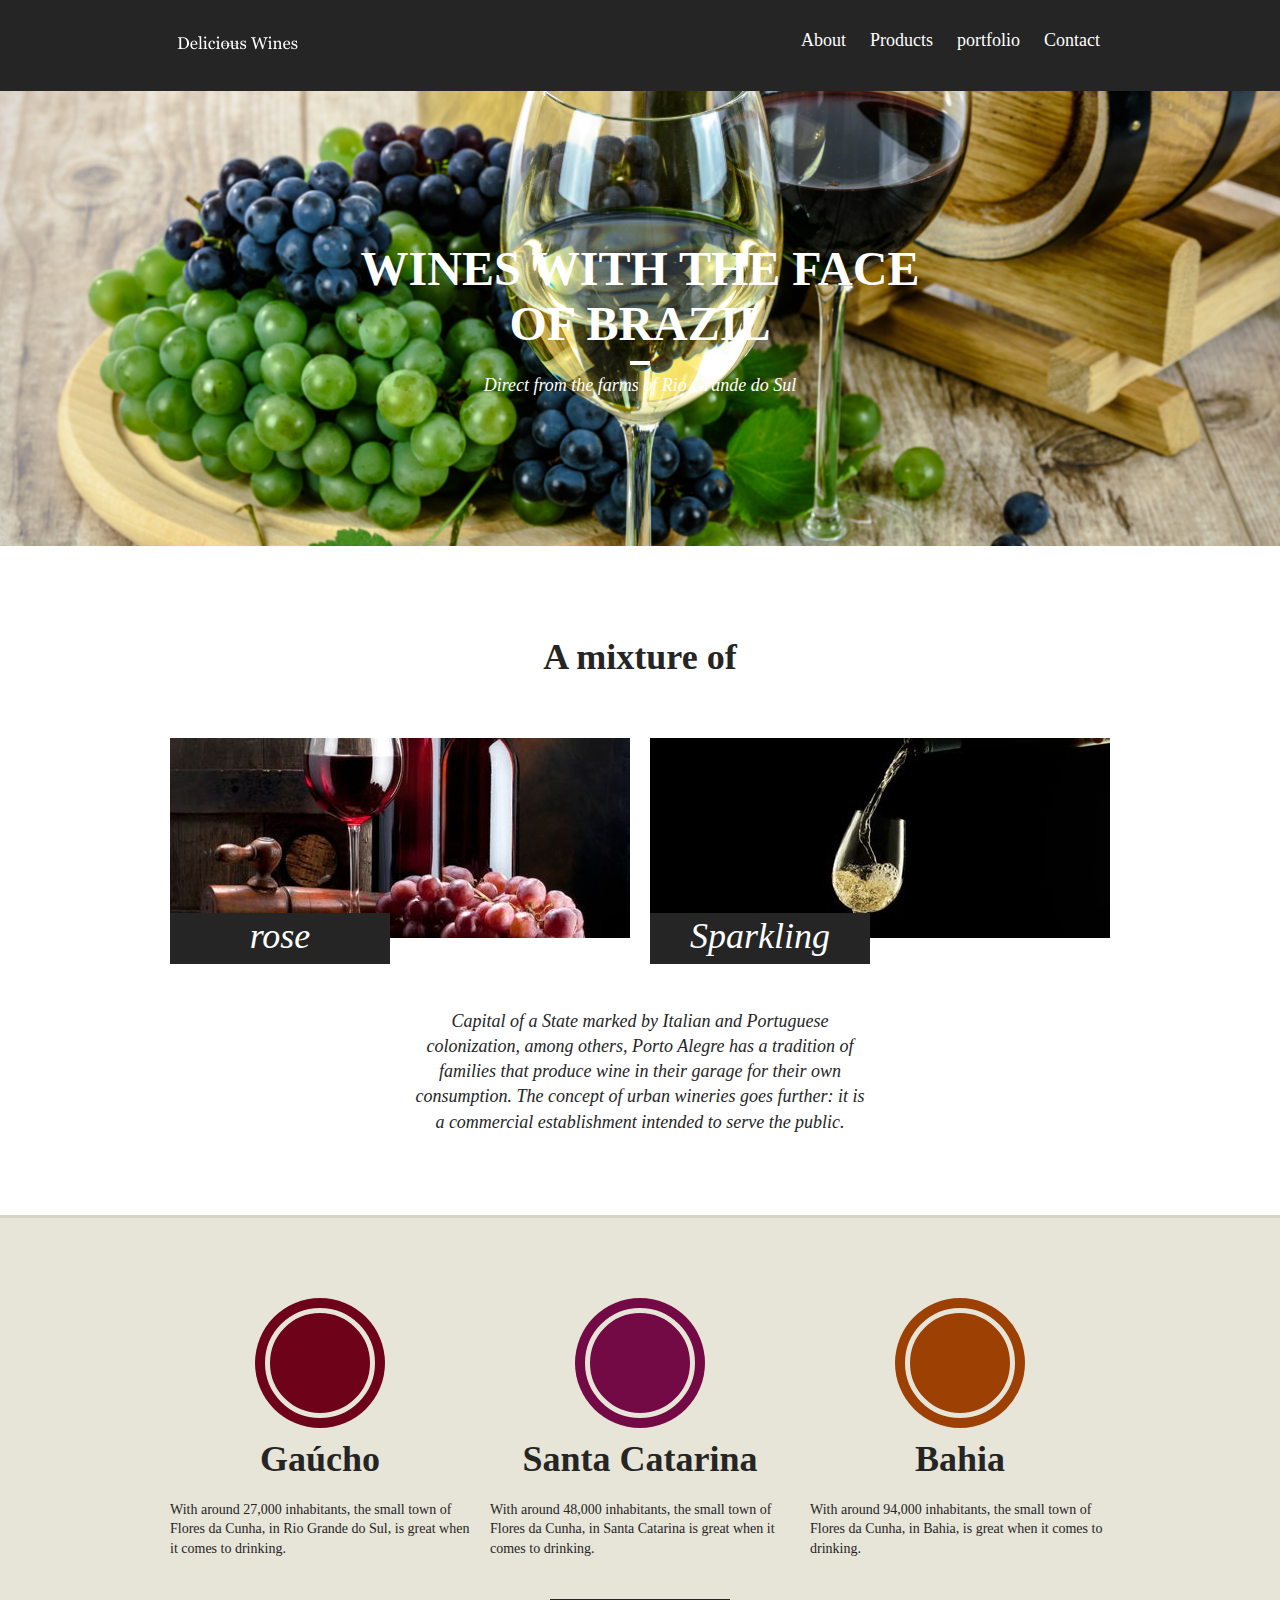
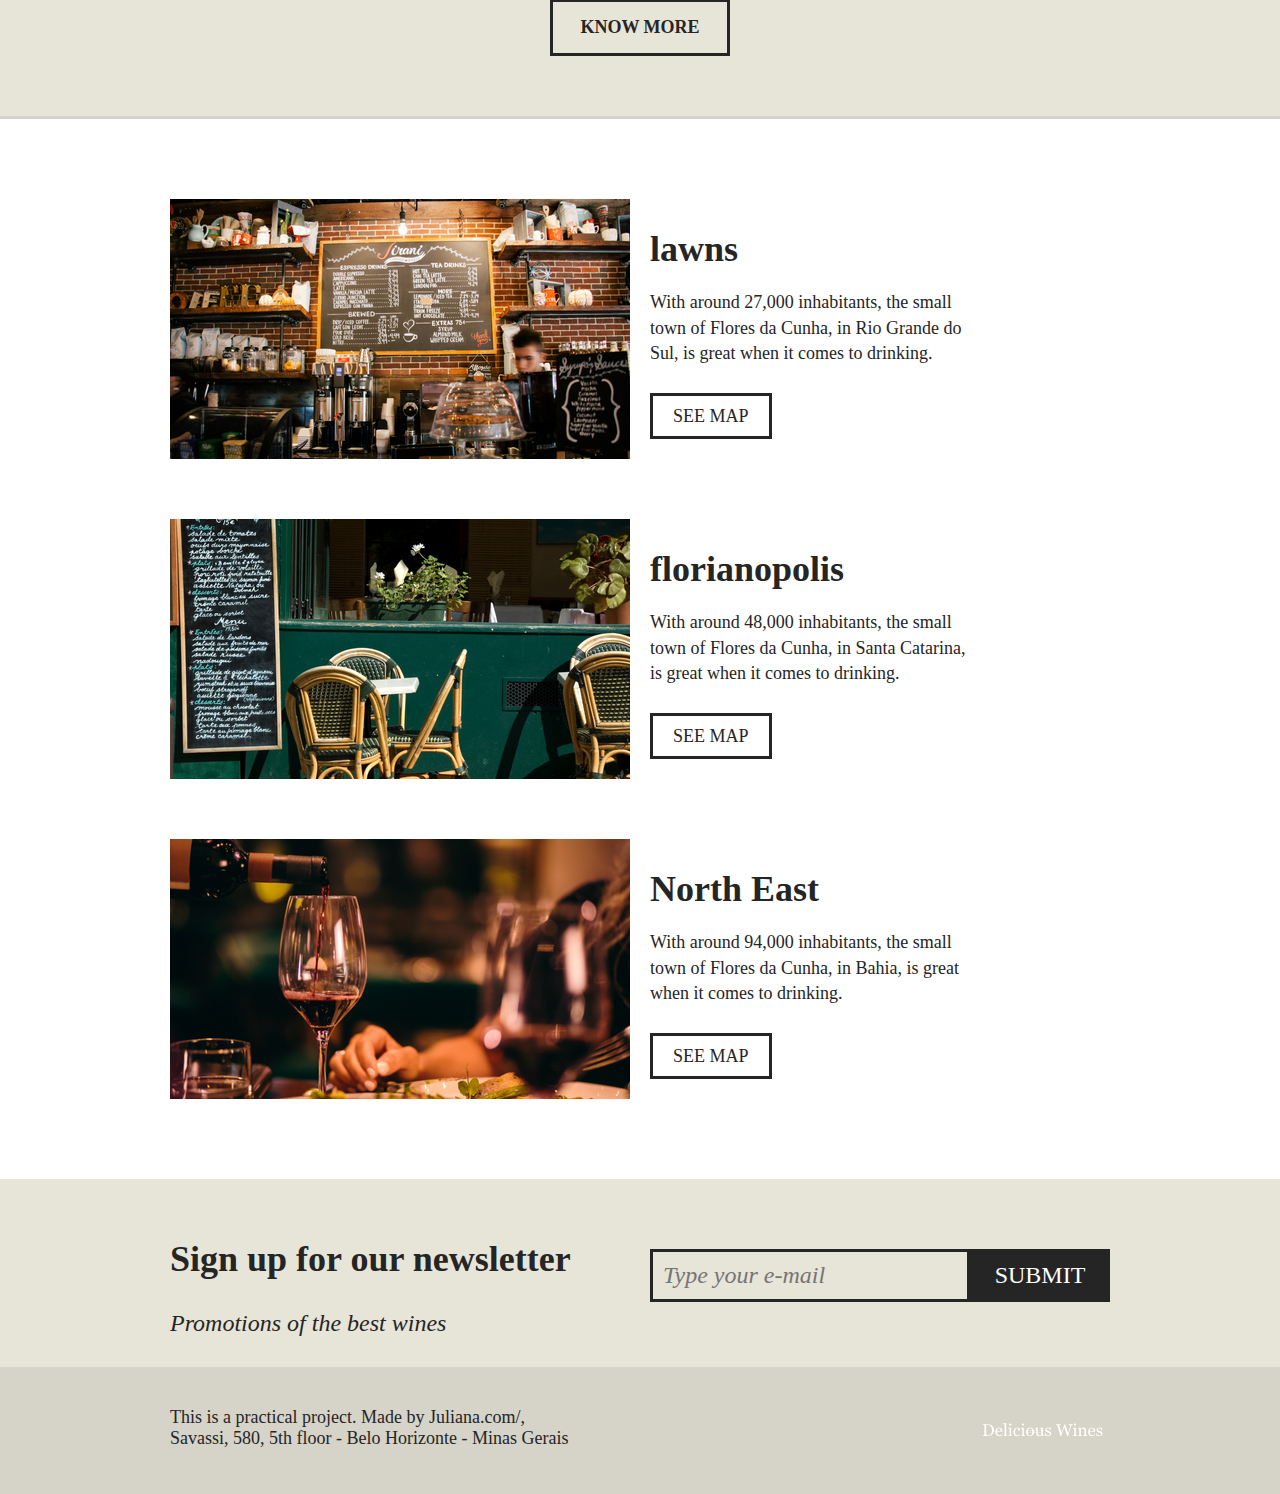
<file: index.html>
<!DOCTYPE html>
<html lang="en">

<head>
  <meta charset="UTF-8">
  <meta http-equiv="X-UA-Compatible" content="IE=edge">
  <meta name="viewport" content="width=device-width, initial-scale=1.0, shrink-to-fit=no">
  <link rel="stylesheet" href="./css/style.css">
  <title>Delicious Wines</title>
</head>

<body>
  <!-------------------------------------------------start header------------------------------------>
  <header class="menu">
    <div class="menu-container">
      <a class="menu-logo" href="#"><img src="./assets/img/delicious1.png" alt="DELICIOUS WINES"></a>
      <nav class="menu-nav">
        <ul>
          <li><a href="">About</a></li>
          <li><a href="">Products</a></li>
          <li><a href="">portfolio</a></li>
          <li><a href="">Contact</a></li>
        </ul>
      </nav>
    </div>
  </header>
  <!------------------------------------------------End Header---------------------------------------->

  <!-------------------------------------------------main start--------------------------------------->
  <main class="intro">
    <h1>Wines with the face <br /> of Brazil</h1>
    <p>Direct from the farms of Rio Grande do Sul</p>
  </main>
  <!--------------------------------------------------End main---------------------------------------->

  <!--------------------------------------------------start section------------------------------------>
  <section class="about">
    <h2>A mixture of</h2>
    <div class="about-container">
      <div class="about-item">
        <img src="./assets/img/wines-photos1.jpg" alt="rose">
        <h3>rose</h3>
      </div>
      <div class="about-item">
        <img src="./assets/img/wines-photos2.jpg" alt="Sparkling">
        <h3>Sparkling</h3>
      </div>
    </div>
    <p>Capital of a State marked by Italian and Portuguese colonization, among others, Porto Alegre has a tradition of families that produce wine in their garage for their own consumption. The concept of urban wineries goes further: it is a commercial establishment intended to serve the public.</p>
  </section>

  <section class="products">
    <div class="products-container">
      <div class="products-item">
        <h2 class="products-gaucho">Gaúcho</h2>
        <p>With around 27,000 inhabitants, the small town of Flores da Cunha, in Rio Grande do Sul, is great when it comes to drinking.</p>
      </div>
      <div class="products-item">
        <h2 class="products-santa">Santa Catarina</h2>
        <p>With around 48,000 inhabitants, the small town of Flores da Cunha, in Santa Catarina is great when it comes to drinking.</p>
      </div>
      <div class="products-item">
        <h2 class="products-bahia">Bahia</h2>
        <p>With around 94,000 inhabitants, the small town of Flores da Cunha, in Bahia, is great when it comes to drinking.</p>
      </div>
    </div>
    <a class="products-btn" href="#">know more</a>
  </section>

  <section class="locations">
    <div class="item-locations">
      <img src="./assets/img/Restaurants 1.png" alt="DELICIOUS WINES lawn unit">
      <div>
        <h2>lawns</h2>
        <p>With around 27,000 inhabitants, the small town of Flores da Cunha, in Rio Grande do Sul, is great when it comes to drinking.</p>
        <a href="#">see map</a>
      </div>
    </div>

    <div class="item-locations">
      <img src="./assets/img/Restaurants2.png" alt="Unit in Florianópolis DELICIOUS WINES">
      <div>
        <h2>florianopolis</h2>
        <p>With around 48,000 inhabitants, the small town of Flores da Cunha, in Santa Catarina, is great when it comes to drinking.</p>
        <a href="#">see map</a>
      </div>
    </div>

    <div class="item-locations">
      <img src="./assets/img/Restaurants3.png" alt="Unit in the northeast DELICIOUS WINES">
      <div>
        <h2>North East</h2>
        <p>With around 94,000 inhabitants, the small town of Flores da Cunha, in Bahia, is great when it comes to drinking.</p>
        <a href="#">see map</a>
      </div>
    </div>
  </section>

  <section class="sign">
    <div class="sign-container">
      <div class="sign-information">
        <h2>Sign up for our newsletter</h2>
        <p>Promotions of the best wines</p>
      </div>
      <form action="">
        <label for="">E-mail</label>
        <input type="text" placeholder="Type your e-mail">
        <button type="submit">Submit</button>
      </form>
    </div>
  </section>
  <!----------------------------------------------------end section------------------------------------->

  <!------------------------------------------------------start footer----------------------------------->
  <footer class="footer">
    <div class="footer-container">
      <p>This is a practical project. Made by Juliana.com/,<br />Savassi, 580, 5th floor - Belo Horizonte - Minas Gerais</p>
      <img src="./assets/img/delicious1.png" alt="DELICIOUS WINES">
    </div>


  </footer>


</body>

</html>
</file>
<file: css/style.css>
/*==================================================== Reset=============================== */
body, h1 , h3, p, ul {
padding: 0;
margin: 0;
}
/*=====================================================ENDRESET=============================*/

/*=====================================================startbody=============================*/
body {
  font-family: Georgia, serif;
  color: #252525;
}

* {
  box-sizing: border-box;
}
/*======================================================endbody===============================*/

/*=======================================================startmenu=============================*/
.menu {
  background: #252525;
  padding: 20px 0;
}

.menu-container {
  max-width: 960px;
  margin: 0 auto;
}

.menu-container::after, .menu-container::before {
  content: '';
  display: table;
  clear: both;
}

a.menu-logo {
  display:block;
  float: left;
  margin-left: 10px;
}

.menu-nav {
  float: right;
  margin-right: 10px;
}

.menu-nav li {
  display: inline-block;
}
.menu-nav a {
  display: block;
  padding: 10px;
  text-decoration: none;
  color: #ffffff;
  font-size: 1.125em;
}

@media only screen and (max-width:739px) {
  .menu {
    text-align: center;
  }
  a.menu-logo {
    float: none;
    margin: 0 auto;
  }
  .menu-nav {
    float: none;
    clear: both;
  }
}
/*=================================================endmenu===========================================*/

/*=================================================startintro=========================================*/
.intro {
  background: url('../assets/img/wines.png') no-repeat center center;
  background-size: cover;
  padding: 150px 0;
  text-align: center;
  color: #ffffff;
}

.intro h1 {
  text-transform: uppercase;
  font-size: 3em;
}

.intro h1::after {
  content: '';
  display: block;
  width: 20px;
  height: 4px;
  background: #ffffff;
  margin: 10px auto;
}

.intro p {
  font-style: italic;
  font-size: 1.125em;
}

@media only screen and (max-width:739px) {
  .intro {
    padding: 60px 0;
  }
}
/*=====================================================startabout=======================================*/
.about {
  padding: 60px 0;
}

.about-container {
  max-width: 960px;
  margin: 0 auto;
}

.about-container::after, .about-container::before {
  content: '';
  display: table;
  clear: both;
}

.about h2{
  text-align: center;
  font-size: 2.25em;
  margin-bottom: 60px;
}

.about-item {
  width: 460px;
  float: left;
  margin: 0 10px;
}

.about-item img {
  display: block;
  max-width: 100%;
}

.about-item h3 {
  font-size: 2.25em;
  line-height: 1em;
  background: #252525;
  width: 220px;
  color: #ffffff;
  font-style: italic;
  font-weight: normal;
  text-align: center;
  padding: 5px 0 10px 0;
  top: -25px;
  position: relative;
}

.about > p {
  font-size: 1.125em;
  line-height: 1.4em;
  font-style: italic;
  text-align: center;
  margin: 20px auto;
  max-width: 460px;
}

@media only screen and (min-width:740px) and (max-width: 980px) {
  .about-container {
    max-width: 720px;
  } 
  .about-item {
    width: 340px;
  }
}

@media(max-width: 739px) {
  .about-container {
    max-width: 300px;
  }
  .about-item {
    width: 300px;
    margin: 0 auto;
  }
}

/*====================================================endabout==============================================*/

/*====================================================startproducts===========================================*/
.products {
  background: #e7e4d8;
  padding: 60px 0;
  border-top: 3px solid #d6d3c8;
  border-bottom: 3px solid #d6d3c8;

}

.products-container {
  max-width: 960px;
  margin: 0 auto;
}

.products-container::before, .products-container::after {
  content: '';
  display: table;
  clear: both;
}

.products-item {
  width: 300px;
  float: left;
  margin: 0 10px 20px 10px;
}

.products-item h2 {
  text-align: center;
  font-size: 2.25em;
  margin-bottom: 20px;
}

.products-item h2::before {
  content: '';
  display: block;
  width: 100px;
  height: 100px;
  background: currentColor;
  border-radius: 50%;
  margin: 20px auto;
  border: 5px solid #e7e4d8;
  box-shadow: 0 0 0 10px currentColor;
}

h2.products-gaucho::before {
  color: #6e0219;
}

h2.products-santa::before {
  color: #730945;
}

h2.products-bahia::before {
  color: #9c4003;
}

.products-item p {
  font-size: 0.875em;
  line-height: 1.4em;
}

.products-btn {
  width: 180px;
  border: 3px solid;
  color: #252525;
  text-decoration: none;
  display: block;
  font-size: 1.125em;
  font-weight: bold;
  text-transform: uppercase;
  text-align: center;
  padding: 15px 0;
  margin:20px auto 0 auto;
}

@media only screen and (min-width:740px) and (max-width: 980px) {
  .products-container {
    max-width: 720px;
  } 
  .products-item {
    width: 220px;
  }
}

@media(max-width: 739px) {
  .products-container {
    max-width: 300px;
  }
  .products-item {
    
    margin: 0 auto 20 auto;
  }
}
/*=======================================================endProducts====================================================*/

/*=======================================================startlocations=================================================*/
.locations {
  max-width: 960px;
  margin: 0 auto;
  padding: 20px 0;

}

.item-locations {
  clear: both;
  margin: 60px auto;
}

.item-locations::after, .item-locations::before {
  display: table;
  content: '';
  clear: both;
}

.item-locations img {
  width: 460px;
  display: block;
  float: left;
  margin: 0 10px;
}

.item-locations > div {
  width: 460px;
  float: left;
  margin: 0 10px;
}

.item-locations h2 {
  font-size: 2.25em;
  margin-bottom: 20px;
}

.item-locations p {
  font-size: 1.125em;
  line-height: 1.4em;
  max-width: 320px;
  margin-bottom: 40px;
}

.item-locations a {
  font-size: 1.125em;
  text-transform: uppercase;
  text-decoration: none;
  border: 3px solid;
  color: #252525;
  padding: 10px 20px;
}

@media only screen and (min-width:740px) and (max-width: 980px) {
   .locations {
    max-width: 720px;
   }
   .item-locations > div, .item-locations img  {
    width: 340px;
   }
}

@media(max-width: 739px) {
    .locations {
      max-width: 300px;
    }
    .item-locations > div, .item-locations img {
      width: 300px;
      margin: 0px;
    }
}
/*=========================================================endlocation=======================================================================*/

/*=========================================================startofsign=======================================================================*/
.sign {
  background: #e7e4d8;
  padding: 30px 0;
}

.sign-container {
  max-width: 960px;
  margin: 0 auto;
}
.sign-container::after, .sign-container::before {
  content: '';
  display: table;
  clear: both;
}

.sign-information {
  width: 460px;
  margin: 0 10px;
  float: left;
}

.sign-information h2 {
  font-size: 2.25em;
}

.sign-information p {
  font-size: 1.5em;
  font-style: italic;
}

.sign form {
    width: 460px;
    margin: 40px 10px 0 10px;
    float: left;
}

.sign form label {
  display: none;
}

.sign input {
  width: 320px;
  border: 3px solid #252525;
  background: none;
  font-size: 1.5em;
  font-style: italic;
  font-family: Georgia, serif;
  padding: 10px;
  float: left;
}

.sign button {
  background: #252525;
  border: none;
  font-family: Georgia, serif;
  text-transform: uppercase;
  font-size: 1.5em;
  width: 140px;
  padding: 13px 0;
  color: #ffffff;
  cursor: pointer;
}

@media only screen and (min-width:740px) and (max-width: 980px) {
 .sign-container {
  max-width: 720px;
 }
 .sign-information, .sign form,  .sign input  {
  width: 340px;
 }
}

@media(max-width: 739px) {
  .sign-container {
    max-width: 300px;
  }
  .sign-information, .sign form,  .sign input  {
    width: 300px;
    margin: 10px 0 0 0 ;
   }
}
/*===============================================================endsign==============================================================================*/

/*===============================================================startfooter===========================================================================*/
.footer {
  background: #d6d3c8;
  padding: 40px 0;
}

.footer-container {
  max-width: 960px;
  margin: 0 auto;
}

.footer-container::after, .footer-container::before {
  content: '';
  display: table;
  clear: both;
}

.footer p {
  float: left;
  margin: 0 10px;
  font-size: 1.125em;
  list-style: 1.4em;
}

.footer img {
  float: right;
  margin: 0 10px;
  display: block;
}

@media(max-width: 739px) {
     .footer-container {
      max-width: 300px;

     }
     .footer p {
      float: none;
      margin: 0px;
     }
     .footer img {
      float: none;
      margin: 10px 0;
     }
}
</file>
